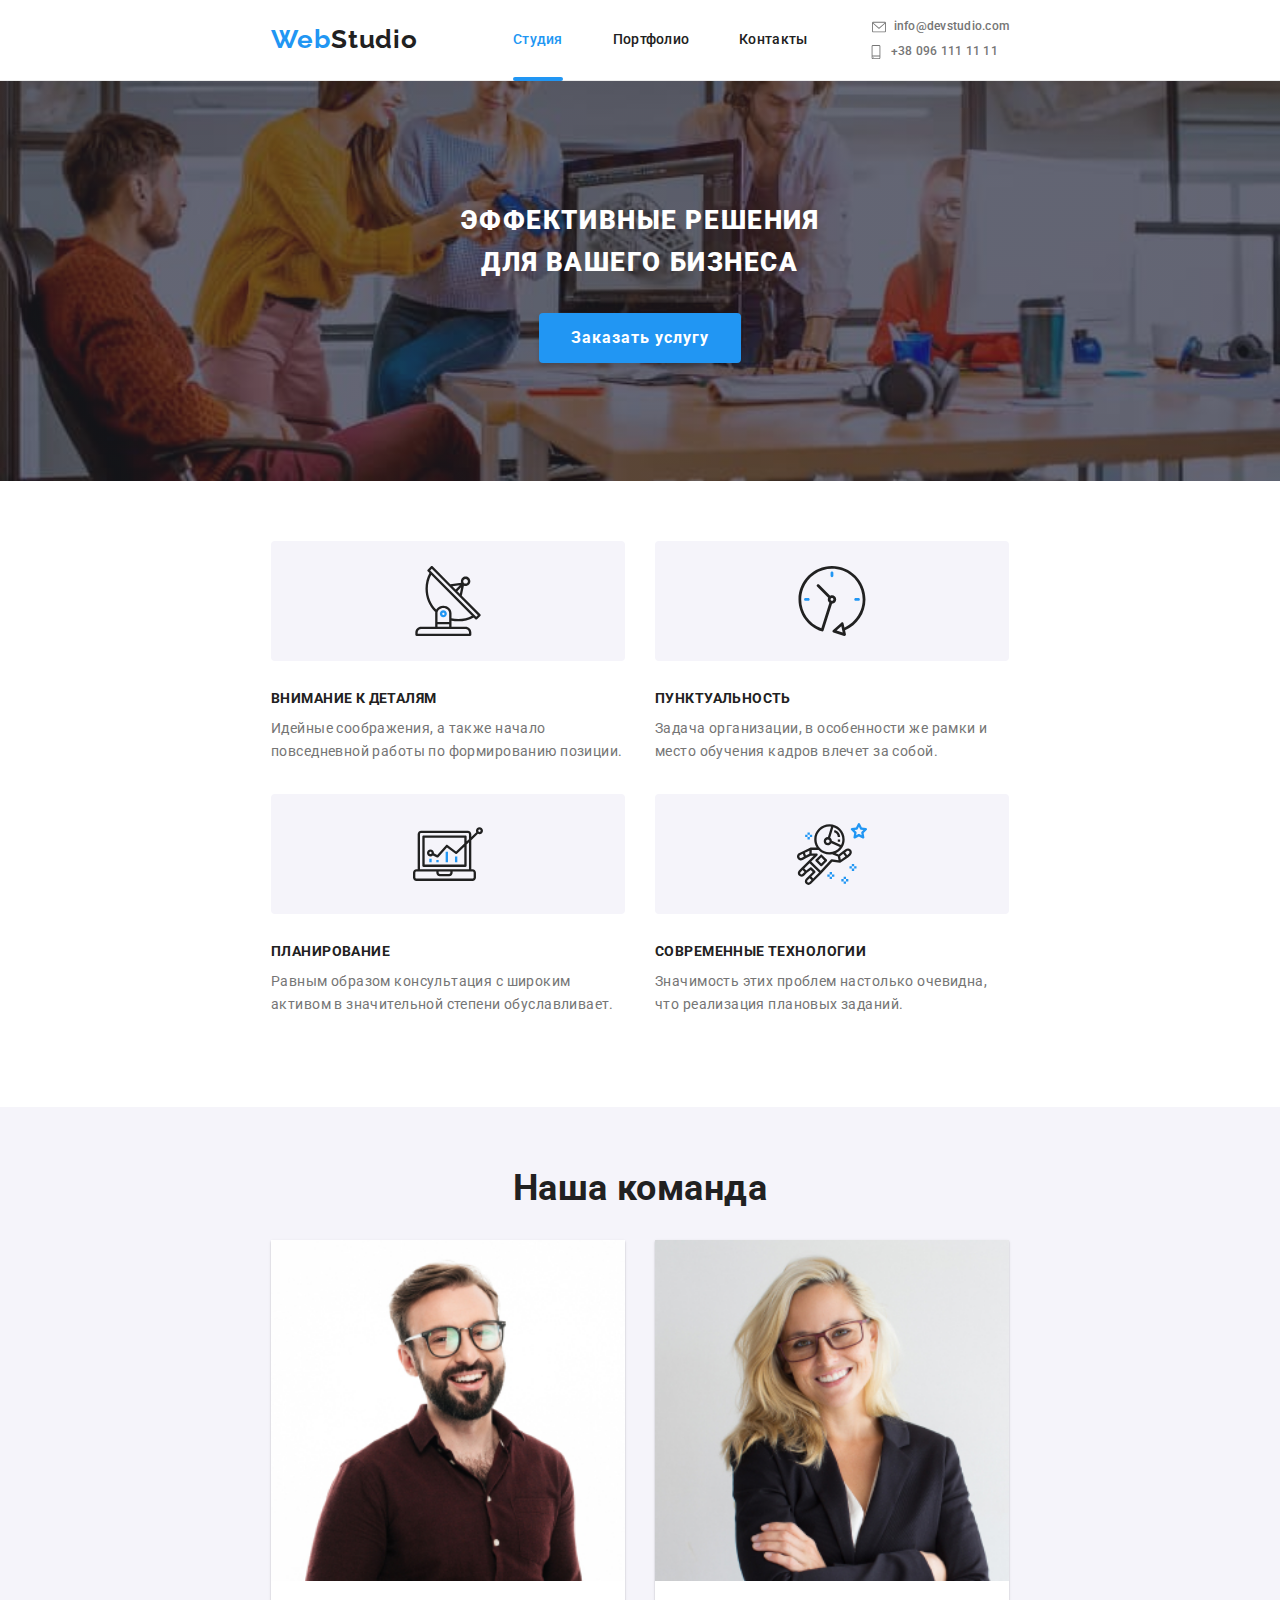
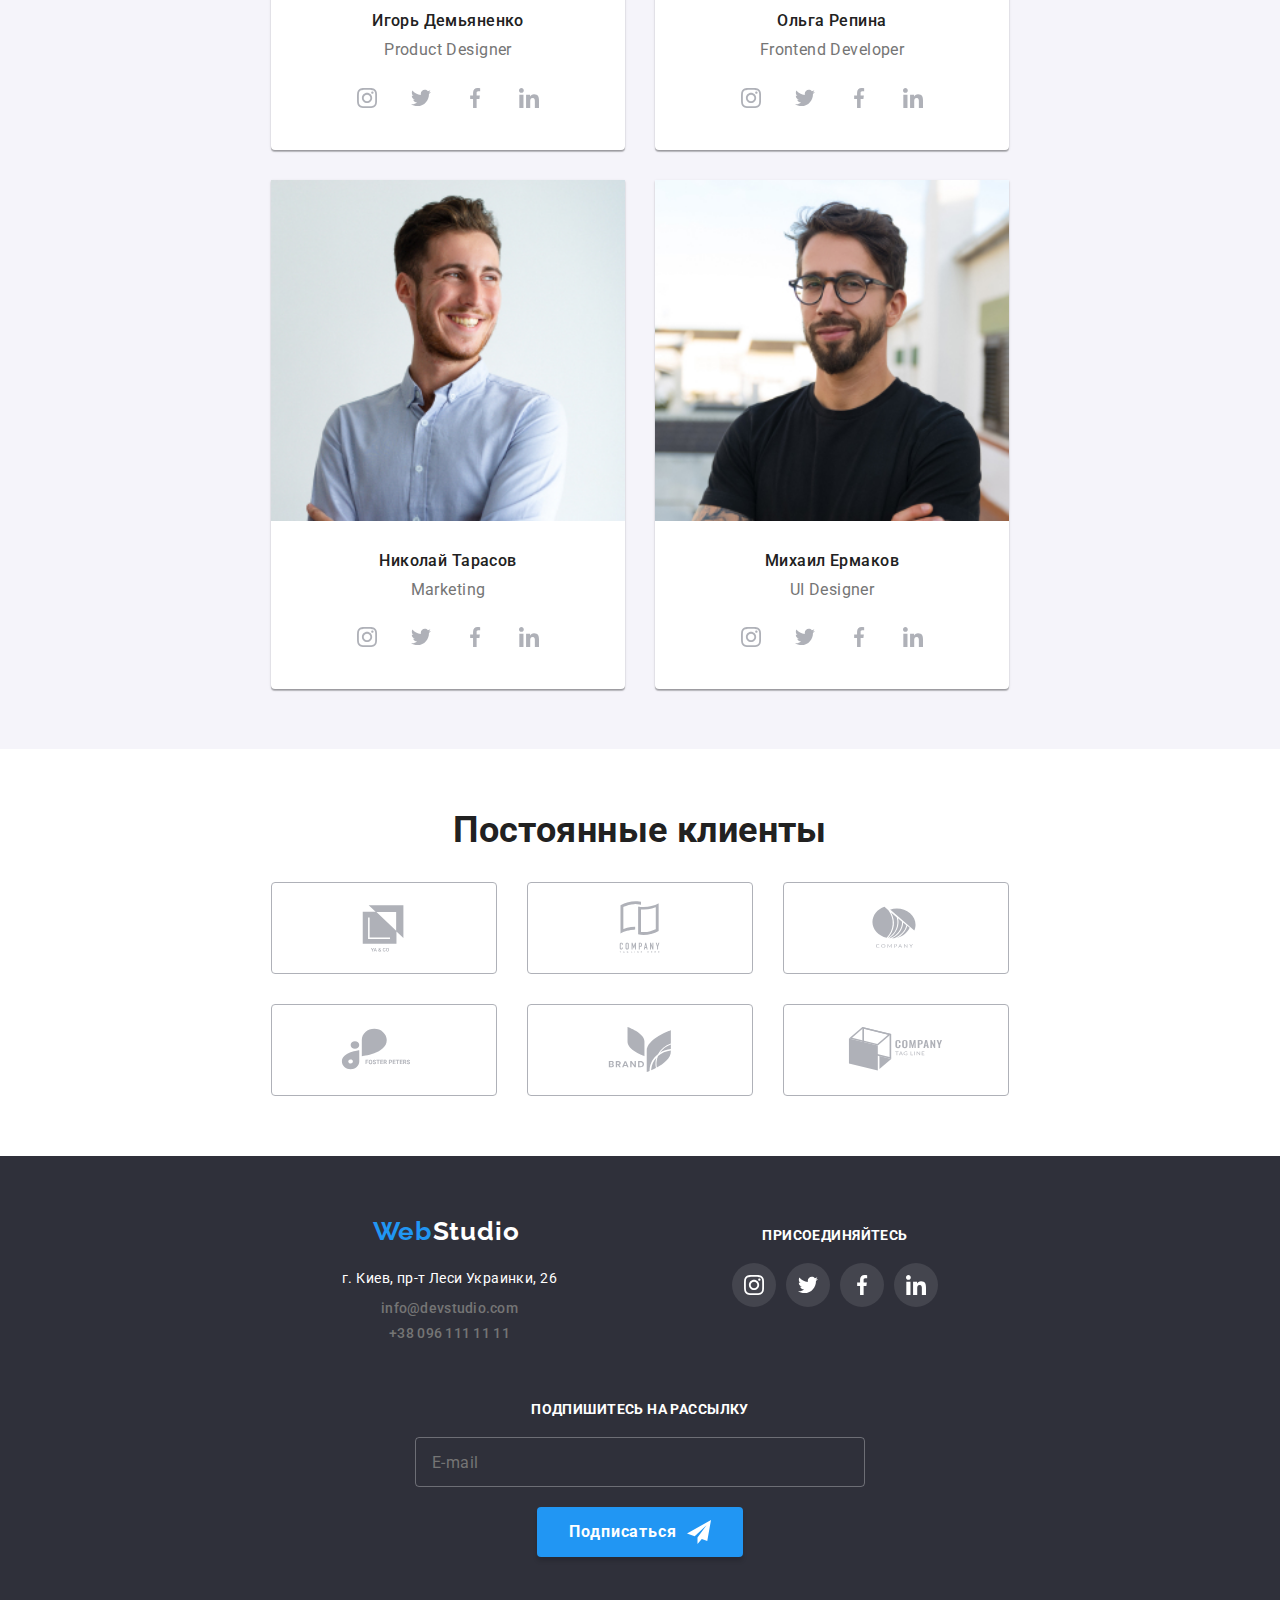
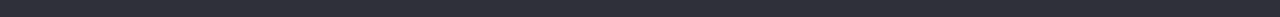
<file: index.html>
<!DOCTYPE html>
<html lang="ru">

<head>
  <meta charset="UTF-8" />
  <meta http-equiv="X-UA-Compatible" content="IE=edge" />
  <meta name="viewport" content="width=device-width, initial-scale=1.0" />
  <title>WebStudio</title>
  <link rel="preconnect" href="https://fonts.googleapis.com" />
  <link rel="preconnect" href="https://fonts.gstatic.com" crossorigin />
  <link href="https://fonts.googleapis.com/css2?family=Raleway:wght@700&display=swap" rel="stylesheet" />
  <link href="https://fonts.googleapis.com/css2?family=Roboto:wght@400;500;700;900&display=swap" rel="stylesheet" />
  <link rel="stylesheet" href="./css/main.min.css" />
</head>

<body>
  <header class="header">
    <div class="header__container container">
      <div class="header__box-logo">
        <a href="./index.html" class="logo logo--header-margin">
          <span class="logo__1part">Web</span>
          <span class="logo__2part">Studio</span>
        </a>
        <button type="button" class="mobile-icon" aria-label="Переключатель мобильного меню" aria-expanded="false"
          aria-controls="header__navigation-and-contacts" data-menu-button>
          <svg class="mobile-icon__svg">
            <use href="./images/icons.svg#icon-mobile_menu_open" class="mobile-icon__open"></use>
            <use href="./images/icons.svg#icon-mobile_menu_close" class="mobile-icon__close"></use>
          </svg>
        </button>
      </div>

      <div class="header__navigation-and-contacts" id="header__navigation-and-contacts" data-menu>
        <nav class="navigation">
          <ul class="navigation__list list">
            <li class="navigation__item">
              <a href="./index.html" class="navigation__link navigation__link--current">Студия</a>
            </li>
            <li class="navigation__item">
              <a href="./portfolio.html" class="navigation__link">Портфолио</a>
            </li>
            <li class="navigation__item">
              <a href="" class="navigation__link">Контакты</a>
            </li>
          </ul>
        </nav>

        <ul class="header-contacts list">
          <li class="header-contacts__item">
            <a href="mailto:info@devstudio.com" target="_blank" class="header-contacts__link">
              <svg class="header-contacts__logo-email" width="14" height="10">
                <use href="./images/icons.svg#icon-email"></use>
              </svg>
              <span class="header-contacts__text">info@devstudio.com</span>
            </a>
          </li>
          <li class="header-contacts__item">
            <a href="tel:+380961111111" target="_blank" class="header-contacts__link">
              <svg class="header-contacts__logo-phone" width="10" height="14">
                <use href="./images/icons.svg#icon-phone"></use>
              </svg>
              <span class="header-contacts__text">+38 096 111 11 11</span>
            </a>
          </li>
        </ul>

        <ul class="header-social-network list">
          <li class="header-social-network__item">
            <a href="" class="header-social-network__link">Instagram</a>
          </li>
          <li class="header-social-network__item">
            <a href="" class="header-social-network__link">Twitter</a>
          </li>
          <li class="header-social-network__item">
            <a href="" class="header-social-network__link">Facebook</a>
          </li>
          <li class="header-social-network__item">
            <a href="" class="header-social-network__link">LinkedIn</a>
          </li>
        </ul>
      </div>
    </div>
  </header>

  <main>
    <section class="hero">
      <h1 class="hero__title">
        Эффективные решения
        <br />
        для вашего бизнеса
      </h1>
      <button data-modal-open type="button" class="hero__button">
        Заказать услугу
      </button>
    </section>

    <section class="section">
      <div class="container">
        <!-- невидимый заголовок -->
        <h2 hidden>Наши преимущества</h2>
        <ul class="our-feature list">
          <li class="our-feature__item">
            <div class="our-feature__card">
              <svg class="our-feature__pic">
                <use href="./images/icons.svg#icon-pic-antenna"></use>
              </svg>
            </div>
            <h3 class="our-feature__title">Внимание к деталям</h3>
            <p class="our-feature__paragraph">
              Идейные соображения, а также начало повседневной работы по
              формированию позиции.
            </p>
          </li>
          <li class="our-feature__item">
            <div class="our-feature__card">
              <svg class="our-feature__pic">
                <use href="./images/icons.svg#icon-pic-clock"></use>
              </svg>
            </div>
            <h3 class="our-feature__title">Пунктуальность</h3>
            <p class="our-feature__paragraph">
              Задача организации, в особенности же рамки и место обучения
              кадров влечет за собой.
            </p>
          </li>
          <li class="our-feature__item">
            <div class="our-feature__card">
              <svg class="our-feature__pic">
                <use href="./images/icons.svg#icon-pic-diagram"></use>
              </svg>
            </div>
            <h3 class="our-feature__title">Планирование</h3>
            <p class="our-feature__paragraph">
              Равным образом консультация с широким активом в значительной
              степени обуславливает.
            </p>
          </li>
          <li class="our-feature__item">
            <div class="our-feature__card">
              <svg class="our-feature__pic">
                <use href="./images/icons.svg#icon-pic-astronaut"></use>
              </svg>
            </div>
            <h3 class="our-feature__title">Современные технологии</h3>
            <p class="our-feature__paragraph">
              Значимость этих проблем настолько очевидна, что реализация
              плановых заданий.
            </p>
          </li>
        </ul>
      </div>
    </section>

    <section class="what-doing-section section section--no-padding-top">
      <div class="container">
        <h2 class="section__title">Чем мы занимаемся</h2>
        <ul class="what-doing list">
          <li>
            <div class="what-doing__card">
              <img class="img" srcset="
                    ./images/what_doing_01.jpg    1x,
                    ./images/what_doing_01@2x.jpg 2x
                  " src="./images/what_doing_01.jpg" alt="Набор кода на клавиатуре" width="370" />
              <div class="what-doing__block">
                <p class="what-doing__text">Десктопные приложения</p>
              </div>
            </div>
          </li>
          <li>
            <div class="what-doing__card">
              <img class="img" srcset="
                    ./images/what_doing_02.jpg    1x,
                    ./images/what_doing_02@2x.jpg 2x
                  " src="./images/what_doing_02.jpg" alt="Разработка для мобильного" width="370" />
              <div class="what-doing__block">
                <p class="what-doing__text">Мобильные приложения</p>
              </div>
            </div>
          </li>
          <li>
            <div class="what-doing__card">
              <img class="img" srcset="
                    ./images/what_doing_03.jpg    1x,
                    ./images/what_doing_03@2x.jpg 2x
                  " src="./images/what_doing_03.jpg" alt="Работа с цветом на планшете" width="370" />
              <div class="what-doing__block">
                <p class="what-doing__text">Дизайнерские решения</p>
              </div>
            </div>
          </li>
        </ul>
      </div>
    </section>

    <!-- 480px, 768px і 1200px. -->
    <section class="section section--background-color">
      <div class="container">
        <h2 class="section__title">Наша команда</h2>
        <ul class="team list">
          <li class="team__employee">
            <picture>
              <img class="team_img img" srcset="
                    ./images/igor_demyanenko.jpg    270w,
                    ./images/igor_demyanenko@2x.jpg 540w
                  " src="./images/igor_demyanenko.jpg" alt="фото Игорь Демьяненко"
                sizes="(min-width: 1200px) 15vw, (min-width: 768px) 100vw" />
            </picture>
            <div class="team__employee-info">
              <h3 class="team__employee-name">Игорь Демьяненко</h3>
              <p class="team__employee-position">Product Designer</p>
              <ul class="team-social list">
                <li>
                  <a href="" class="team-social__logo">
                    <svg class="team-social__icon">
                      <use href="./images/icons.svg#icon-instagram"></use>
                    </svg>
                  </a>
                </li>
                <li>
                  <a href="" class="team-social__logo">
                    <svg class="team-social__icon">
                      <use href="./images/icons.svg#icon-twitter"></use>
                    </svg>
                  </a>
                </li>
                <li>
                  <a href="" class="team-social__logo">
                    <svg class="team-social__icon">
                      <use href="./images/icons.svg#icon-icon-facebook"></use>
                    </svg>
                  </a>
                </li>
                <li>
                  <a href="" class="team-social__logo">
                    <svg class="team-social__icon">
                      <use href="./images/icons.svg#icon-linkedin"></use>
                    </svg>
                  </a>
                </li>
              </ul>
            </div>
          </li>
          <li class="team__employee">
            <picture>
              <img class="team_img img" srcset="
                    ./images/olga_repina.jpg    270w,
                    ./images/olga_repina@2x.jpg 540w
                  " src="./images/olga_repina.jpg" alt="фото Ольга Репина"
                sizes="(min-width: 1200px) 15vw, (min-width: 768px) 100vw" />
            </picture>
            <div class="team__employee-info">
              <h3 class="team__employee-name">Ольга Репина</h3>
              <p class="team__employee-position">Frontend Developer</p>
              <ul class="team-social list">
                <li>
                  <a href="" class="team-social__logo">
                    <svg class="team-social__icon">
                      <use href="./images/icons.svg#icon-instagram"></use>
                    </svg>
                  </a>
                </li>
                <li>
                  <a href="" class="team-social__logo">
                    <svg class="team-social__icon">
                      <use href="./images/icons.svg#icon-twitter"></use>
                    </svg>
                  </a>
                </li>
                <li>
                  <a href="" class="team-social__logo">
                    <svg class="team-social__icon">
                      <use href="./images/icons.svg#icon-icon-facebook"></use>
                    </svg>
                  </a>
                </li>
                <li>
                  <a href="" class="team-social__logo">
                    <svg class="team-social__icon">
                      <use href="./images/icons.svg#icon-linkedin"></use>
                    </svg>
                  </a>
                </li>
              </ul>
            </div>
          </li>
          <li class="team__employee">
            <picture>
              <img class="team_img img" srcset="
                    ./images/nikolaj_tarasov.jpg    270w,
                    ./images/nikolaj_tarasov@2x.jpg 540w
                  " src="./images/nikolaj_tarasov.jpg" alt="фото Николай Тарасов"
                sizes="(min-width: 1200px) 15vw, (min-width: 768px) 100vw" />
            </picture>
            <div class="team__employee-info">
              <h3 class="team__employee-name">Николай Тарасов</h3>
              <p class="team__employee-position">Marketing</p>
              <ul class="team-social list">
                <li>
                  <a href="" class="team-social__logo">
                    <svg class="team-social__icon">
                      <use href="./images/icons.svg#icon-instagram"></use>
                    </svg>
                  </a>
                </li>
                <li>
                  <a href="" class="team-social__logo">
                    <svg class="team-social__icon">
                      <use href="./images/icons.svg#icon-twitter"></use>
                    </svg>
                  </a>
                </li>
                <li>
                  <a href="" class="team-social__logo">
                    <svg class="team-social__icon">
                      <use href="./images/icons.svg#icon-icon-facebook"></use>
                    </svg>
                  </a>
                </li>
                <li>
                  <a href="" class="team-social__logo">
                    <svg class="team-social__icon">
                      <use href="./images/icons.svg#icon-linkedin"></use>
                    </svg>
                  </a>
                </li>
              </ul>
            </div>
          </li>
          <li class="team__employee">
            <picture>
              <img class="team_img img" srcset="
                    ./images/mihail_ermakov.jpg    270w,
                    ./images/mihail_ermakov@2x.jpg 540w
                  " src="./images/mihail_ermakov.jpg" alt="фото Михаил Ермаков"
                sizes="(min-width: 1200px) 15vw, (min-width: 768px) 100vw" />
            </picture>
            <div class="team__employee-info">
              <h3 class="team__employee-name">Михаил Ермаков</h3>
              <p class="team__employee-position">UI Designer</p>
              <ul class="team-social list">
                <li>
                  <a href="" class="team-social__logo">
                    <svg class="team-social__icon">
                      <use href="./images/icons.svg#icon-instagram"></use>
                    </svg>
                  </a>
                </li>
                <li>
                  <a href="" class="team-social__logo">
                    <svg class="team-social__icon">
                      <use href="./images/icons.svg#icon-twitter"></use>
                    </svg>
                  </a>
                </li>
                <li>
                  <a href="" class="team-social__logo">
                    <svg class="team-social__icon">
                      <use href="./images/icons.svg#icon-icon-facebook"></use>
                    </svg>
                  </a>
                </li>
                <li>
                  <a href="" class="team-social__logo">
                    <svg class="team-social__icon">
                      <use href="./images/icons.svg#icon-linkedin"></use>
                    </svg>
                  </a>
                </li>
              </ul>
            </div>
          </li>
        </ul>
      </div>
    </section>

    <section class="section">
      <div class="container">
        <h2 class="section__title">Постоянные клиенты</h2>
        <ul class="clients list">
          <li class="clients__item">
            <a href="">
              <svg class="clients__logo">
                <use href="./images/icons.svg#icon-client-ya-end-co"></use>
              </svg>
            </a>
          </li>
          <li class="clients__item">
            <a href="">
              <svg class="clients__logo">
                <use href="./images/icons.svg#icon-client-company-tagline-here"></use>
              </svg>
            </a>
          </li>
          <li class="clients__item">
            <a href="">
              <svg class="clients__logo">
                <use href="./images/icons.svg#icon-client-company"></use>
              </svg>
            </a>
          </li>
          <li class="clients__item">
            <a href="">
              <svg class="clients__logo">
                <use href="./images/icons.svg#icon-client-foster-peters"></use>
              </svg>
            </a>
          </li>
          <li class="clients__item">
            <a href="">
              <svg class="clients__logo">
                <use href="./images/icons.svg#icon-client-brand"></use>
              </svg>
            </a>
          </li>
          <li class="clients__item">
            <a href="">
              <svg class="clients__logo">
                <use href="./images/icons.svg#icon-client-company-tag-line"></use>
              </svg>
            </a>
          </li>
        </ul>
      </div>
    </section>
  </main>

  <footer class="footer">
    <div class="container footer__container">
      <div class="footer__block">
        <a href="./index.html" class="logo">
          <span class="logo__1part">Web</span>
          <span class="logo__2part logo__2part--whitw-color">Studio</span>
        </a>
        <address class="footer__address">
          <ul class="footer__address-list list">
            <li class="footer__addres-block">
              <p class="footer__geo-address">
                г. Киев, пр-т Леси Украинки, 26
              </p>
            </li>
            <li class="footer__addres-block">
              <a href="mailto:info@devstudio.com" target="_blank" class="footer__contacts">info@devstudio.com</a>
            </li>
            <li class="footer__addres-block">
              <a href="tel:+380961111111" class="footer__contacts">+38 096 111 11 11</a>
            </li>
          </ul>
        </address>
      </div>

      <div class="social-network">
        <h4 class="social-network__title">присоединяйтесь</h4>
        <ul class="list social-network__list">
          <li>
            <a href="" class="footer-social-logo">
              <svg class="footer-social-logo__icon">
                <use href="./images/icons.svg#icon-instagram"></use>
              </svg>
            </a>
          </li>
          <li>
            <a href="" class="footer-social-logo">
              <svg class="footer-social-logo__icon">
                <use href="./images/icons.svg#icon-twitter"></use>
              </svg>
            </a>
          </li>
          <li>
            <a href="" class="footer-social-logo">
              <svg class="footer-social-logo__icon">
                <use href="./images/icons.svg#icon-icon-facebook"></use>
              </svg>
            </a>
          </li>
          <li>
            <a href="" class="footer-social-logo">
              <svg class="footer-social-logo__icon">
                <use href="./images/icons.svg#icon-linkedin"></use>
              </svg>
            </a>
          </li>
        </ul>
      </div>

      <div class="form-subscribe">
        <p class="form-subscribe__title">Подпишитесь на рассылку</p>
        <div class="form-subscribe__block">
          <input class="form-subscribe__input" type="Email" name="mail" placeholder="E-mail" />
          <button type="submit" class="subscribe-button">
            Подписаться
            <svg class="subscribe-button__logo">
              <use href="./images/icons.svg#icon-form-send"></use>
            </svg>
          </button>
        </div>
      </div>
    </div>
  </footer>

  <div class="backdrop is-hidden" data-modal>
    <div class="modal">
      <button type="button" class="modal-close-button" data-modal-close>
        <svg class="modal-close-button__icon">
          <use href="./images/icons.svg#icon-close"></use>
        </svg>
      </button>

      <form class="form js-speaker-form">
        <div class="form__title">
          <p>Оставьте свои данные, мы вам перезвоним</p>
        </div>

        <div class="form-data">
          <div class="form-data__field">
            <label class="form-data__label" for="name">Имя</label>
            <div class="form-data__rectangle">
              <input class="form-data__input" type="text" name="name" id="name" autofocus required />
              <svg class="form-data__icon">
                <use href="./images/icons.svg#icon-form-name"></use>
              </svg>
            </div>
          </div>

          <div class="form-data__field">
            <label class="form-data__label" for="telephone">Телефон</label>
            <div class="form-data__rectangle">
              <input class="form-data__input" type="tel" name="telephone" id="telephone" required />
              <svg class="form-data__icon">
                <use href="./images/icons.svg#icon-form-phone"></use>
              </svg>
            </div>
          </div>

          <div class="form-data__field">
            <label class="form-data__label" for="mail">Почта</label>
            <div class="form-data__rectangle">
              <input class="form-data__input" type="Email" name="mail" id="mail" required />
              <svg class="form-data__icon">
                <use href="./images/icons.svg#icon-form-mail"></use>
              </svg>
            </div>
          </div>

          <div class="form-data__field">
            <label class="form-data__label" for="add-comment">Комментарий</label>
            <textarea class="form-data__text-input" name="add-comment" id="add-comment" cols="30" rows="10"
              placeholder="Введите текст"></textarea>
          </div>
        </div>

        <label for="agreement" class="checkbox">
          <input class="checkbox__input" type="checkbox" name="agreement" id="agreement" />
          <span class="checkbox__logo">
            <svg class="checkbox__svg">
              <use href="./images/icons.svg#icon-check_on"></use>
            </svg>
          </span>
          <span class="checkbox__text">Соглашаюсь с рассылкой и принимаю</span>
          <a href="" class="checkbox__agreement-link">Условия договора</a>
        </label>

        <div class="form__button">
          <button type="submit" class="form__button-content">
            Отправить
          </button>
        </div>
      </form>
    </div>
  </div>

  <script src="./js/modal.js"></script>
  <script src="./js/mobile-menu.js"></script>
  <script>
    (() => {
      document
        .querySelector(".js-speaker-form")
        .addEventListener("submit", (e) => {
          e.preventDefault();

          new FormData(e.currentTarget).forEach((value, name) =>
            console.log(`${name}: ${value}`)
          );
        });
    })();
  </script>
</body>

</html>
</file>
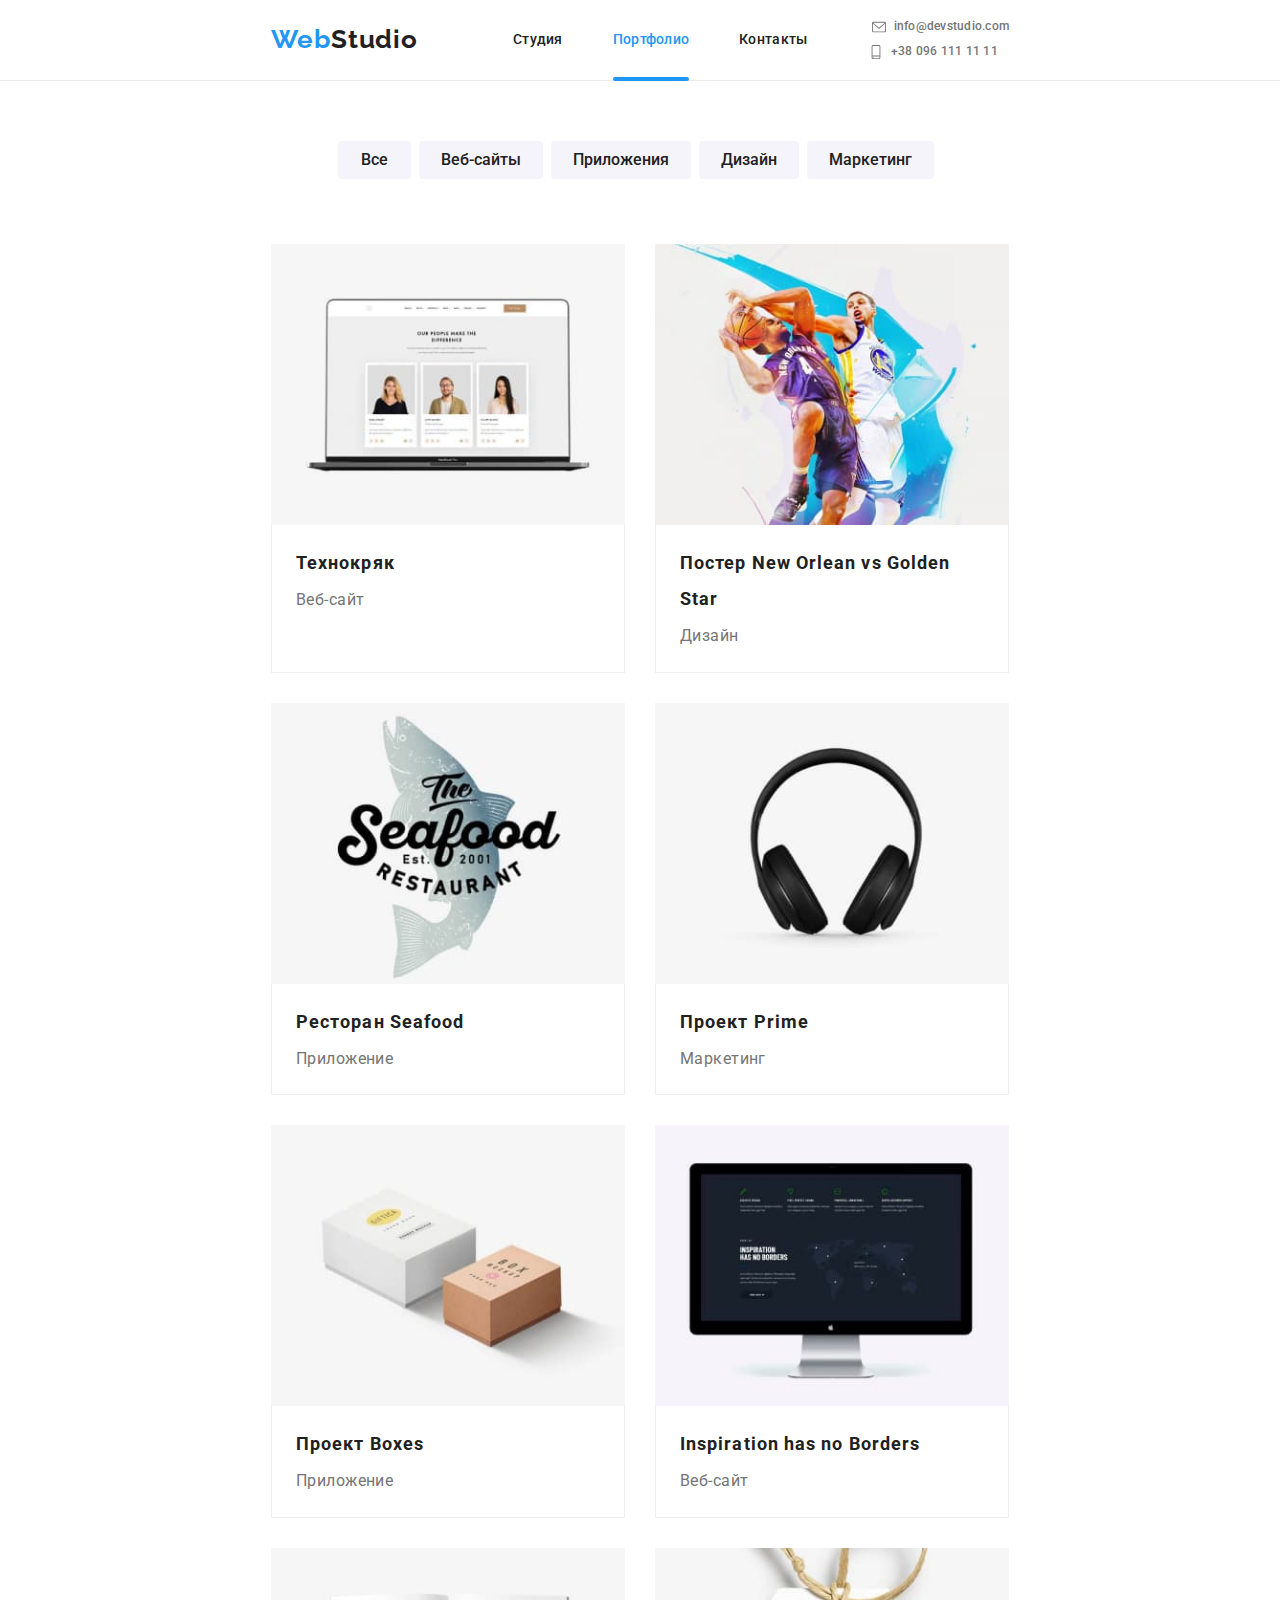
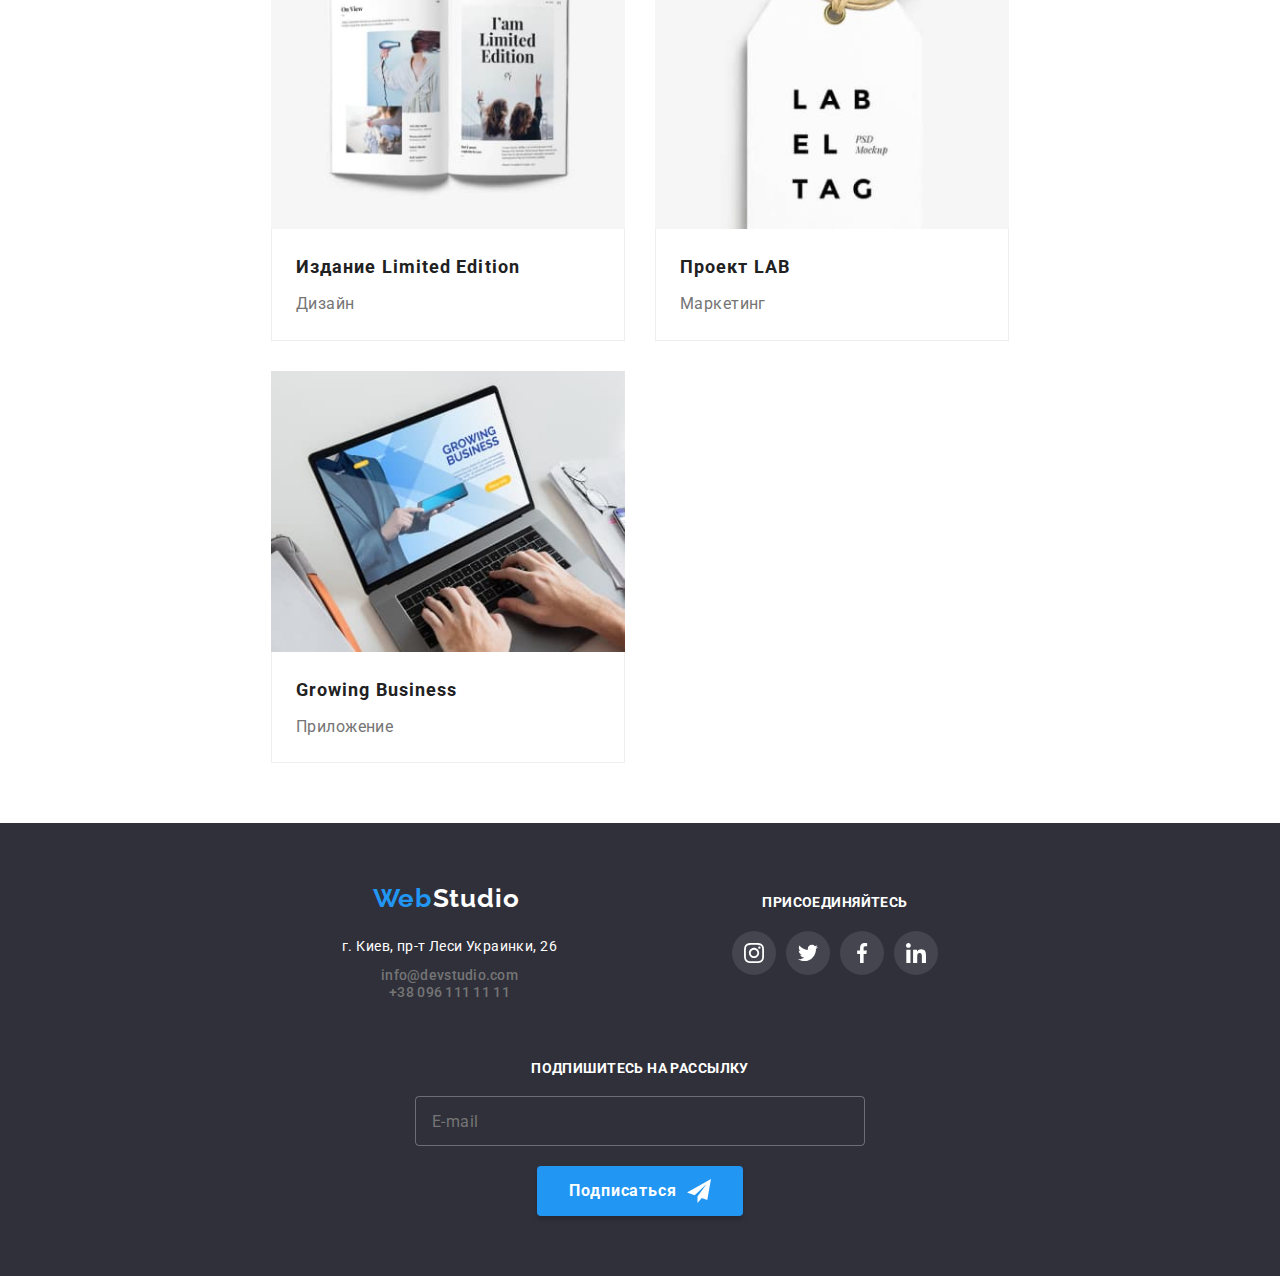
<file: portfolio.html>
<!DOCTYPE html>
<html lang="ru">

<head>
  <meta charset="UTF-8" />
  <meta http-equiv="X-UA-Compatible" content="IE=edge" />
  <meta name="viewport" content="width=device-width, initial-scale=1.0" />
  <title>Портфолио</title>
  <link rel="preconnect" href="https://fonts.googleapis.com" />
  <link rel="preconnect" href="https://fonts.gstatic.com" crossorigin />
  <link href="https://fonts.googleapis.com/css2?family=Raleway:wght@700&display=swap" rel="stylesheet" />
  <link href="https://fonts.googleapis.com/css2?family=Roboto:wght@400;500;700;900&display=swap" rel="stylesheet" />
  <link rel="stylesheet" href="./css/main.min.css" />
</head>

<body>
  <header class="header">
    <div class="header__container container">
      <div class="header__box-logo">
        <a href="./index.html" class="logo logo--header-margin">
          <span class="logo__1part">Web</span>
          <span class="logo__2part">Studio</span>
        </a>
        <button type="button" class="mobile-icon" aria-label="Переключатель мобильного меню" aria-expanded="false"
          aria-controls="header__navigation-and-contacts" data-menu-button>
          <svg class="mobile-icon__svg">
            <use href="./images/icons.svg#icon-mobile_menu_open" class="mobile-icon__open"></use>
            <use href="./images/icons.svg#icon-mobile_menu_close" class="mobile-icon__close"></use>
          </svg>
        </button>
      </div>

      <div class="header__navigation-and-contacts" id="header__navigation-and-contacts" data-menu>
        <nav class="navigation">
          <ul class="navigation__list list">
            <li class="navigation__item">
              <a href="./index.html" class="navigation__link">Студия</a>
            </li>
            <li class="navigation__item">
              <a href="./portfolio.html" class="navigation__link navigation__link--current">Портфолио</a>
            </li>
            <li class="navigation__item">
              <a href="" class="navigation__link">Контакты</a>
            </li>
          </ul>
        </nav>

        <ul class="header-contacts list">
          <li class="header-contacts__item">
            <a href="mailto:info@devstudio.com" target="_blank" class="header-contacts__link">
              <svg class="header-contacts__logo-email" width="14" height="10">
                <use href="./images/icons.svg#icon-email"></use>
              </svg>
              <span class="header-contacts__text">info@devstudio.com</span>
            </a>
          </li>
          <li class="header-contacts__item">
            <a href="tel:+380961111111" target="_blank" class="header-contacts__link">
              <svg class="header-contacts__logo-phone" width="10" height="14">
                <use href="./images/icons.svg#icon-phone"></use>
              </svg>
              <span class="header-contacts__text">+38 096 111 11 11</span>
            </a>
          </li>
        </ul>

        <ul class="header-social-network list">
          <li class="header-social-network__item">
            <a href="" class="header-social-network__link">Instagram</a>
          </li>
          <li class="header-social-network__item">
            <a href="" class="header-social-network__link">Twitter</a>
          </li>
          <li class="header-social-network__item">
            <a href="" class="header-social-network__link">Facebook</a>
          </li>
          <li class="header-social-network__item">
            <a href="" class="header-social-network__link">LinkedIn</a>
          </li>
        </ul>
      </div>
    </div>
  </header>

  <main>
    <section class="portfolio container">
      <h1 hidden>Фильтры для портфолио</h1>
      <ul class="filter list">
        <li>
          <button class="filter__button" type="button">Все</button>
        </li>
        <li>
          <button class="filter__button" type="button">Веб-сайты</button>
        </li>
        <li>
          <button class="filter__button" type="button">Приложения</button>
        </li>
        <li>
          <button class="filter__button" type="button">Дизайн</button>
        </li>
        <li>
          <button class="filter__button" type="button">Маркетинг</button>
        </li>
      </ul>

      <ul class="projects list">
        <li class="project-card">
          <a href="" class="project-card__link">
            <div class="project-card__block">
              <img srcset="
                    ./images/portfolio/img-0.jpg    370w,
                    ./images/portfolio/img-0@2x.jpg 740w
                  " src="./images/portfolio/img-0.jpg"
                sizes="(min-width: 1200px) 15vw, (min-width: 768px) 25vw, (min-width: 480px) 100vw"
                alt="Веб-сайт для Технокряк" class="img" />
              <p class="project-card__description">
                <span class="project-card__description-text">
                  Ресурс предлагает комплексные предложения с разным уровнем
                  функционала и сервисов. Все это позволит посетителю получить
                  исчерпывающие сведения о компании или частном лице.
                </span>
              </p>
            </div>
            <div class="project-card__info">
              <h2 class="project-card__title">Технокряк</h2>
              <p class="project-card__type">Веб-сайт</p>
            </div>
          </a>
        </li>
        <li class="project-card">
          <a href="" class="project-card__link">
            <div class="project-card__block">
              <img srcset="
                    ./images/portfolio/img-1.jpg    370w,
                    ./images/portfolio/img-1@2x.jpg 740w
                  " src="./images/portfolio/img-1.jpg"
                sizes="(min-width: 1200px) 15vw, (min-width: 768px) 25vw, (min-width: 480px) 100vw"
                alt="Дизайн постера New Orlean vs Golden Star" class="img" />
              <p class="project-card__description">
                <span class="project-card__description-text">
                  Ресурс предлагает комплексные предложения с разным уровнем
                  функционала и сервисов. Все это позволит посетителю получить
                  исчерпывающие сведения о компании или частном лице.
                </span>
              </p>
            </div>
            <div class="project-card__info">
              <h2 class="project-card__title">
                Постер New Orlean vs Golden Star
              </h2>
              <p class="project-card__type">Дизайн</p>
            </div>
          </a>
        </li>
        <li class="project-card">
          <a href="" class="project-card__link">
            <div class="project-card__block">
              <img srcset="
                    ./images/portfolio/img-2.jpg    370w,
                    ./images/portfolio/img-2@2x.jpg 740w
                  " src="./images/portfolio/img-2.jpg"
                sizes="(min-width: 1200px) 15vw, (min-width: 768px) 25vw, (min-width: 480px) 100vw"
                alt="Приложение для ресторана Seafood" class="img" />
              <p class="project-card__description">
                <span class="project-card__description-text">
                  Ресурс предлагает комплексные предложения с разным уровнем
                  функционала и сервисов. Все это позволит посетителю получить
                  исчерпывающие сведения о компании или частном лице.
                </span>
              </p>
            </div>
            <div class="project-card__info">
              <h2 class="project-card__title">Ресторан Seafood</h2>
              <p class="project-card__type">Приложение</p>
            </div>
          </a>
        </li>
        <li class="project-card">
          <a href="" class="project-card__link">
            <div class="project-card__block">
              <img srcset="
                    ./images/portfolio/img-3.jpg    370w,
                    ./images/portfolio/img-3@2x.jpg 740w
                  " src="./images/portfolio/img-3.jpg"
                sizes="(min-width: 1200px) 15vw, (min-width: 768px) 25vw, (min-width: 480px) 100vw"
                alt="Маркетинг для проекта Prime" class="img" />
              <p class="project-card__description">
                <span class="project-card__description-text">
                  Ресурс предлагает комплексные предложения с разным уровнем
                  функционала и сервисов. Все это позволит посетителю получить
                  исчерпывающие сведения о компании или частном лице.
                </span>
              </p>
            </div>
            <div class="project-card__info">
              <h2 class="project-card__title">Проект Prime</h2>
              <p class="project-card__type">Маркетинг</p>
            </div>
          </a>
        </li>
        <li class="project-card">
          <a href="" class="project-card__link">
            <div class="project-card__block">
              <img srcset="
                    ./images/portfolio/img-4.jpg    370w,
                    ./images/portfolio/img-4@2x.jpg 740w
                  " src="./images/portfolio/img-4.jpg"
                sizes="(min-width: 1200px) 15vw, (min-width: 768px) 25vw, (min-width: 480px) 100vw"
                alt="Приложение для проекта Boxes" class="img" />
              <p class="project-card__description">
                <span class="project-card__description-text">
                  Ресурс предлагает комплексные предложения с разным уровнем
                  функционала и сервисов. Все это позволит посетителю получить
                  исчерпывающие сведения о компании или частном лице.
                </span>
              </p>
            </div>
            <div class="project-card__info">
              <h2 class="project-card__title">Проект Boxes</h2>
              <p class="project-card__type">Приложение</p>
            </div>
          </a>
        </li>
        <li class="project-card">
          <a href="" class="project-card__link">
            <div class="project-card__block">
              <img srcset="
                    ./images/portfolio/img-5.jpg    370w,
                    ./images/portfolio/img-5@2x.jpg 740w
                  " src="./images/portfolio/img-5.jpg"
                sizes="(min-width: 1200px) 15vw, (min-width: 768px) 25vw, (min-width: 480px) 100vw"
                alt="Веб-сайт для Inspiration has no Borders" class="img" />
              <p class="project-card__description">
                <span class="project-card__description-text">
                  Ресурс предлагает комплексные предложения с разным уровнем
                  функционала и сервисов. Все это позволит посетителю получить
                  исчерпывающие сведения о компании или частном лице.
                </span>
              </p>
            </div>
            <div class="project-card__info">
              <h2 class="project-card__title">Inspiration has no Borders</h2>
              <p class="project-card__type">Веб-сайт</p>
            </div>
          </a>
        </li>
        <li class="project-card">
          <a href="" class="project-card__link">
            <div class="project-card__block">
              <img srcset="
                    ./images/portfolio/img-6.jpg    370w,
                    ./images/portfolio/img-6@2x.jpg 740w
                  " src="./images/portfolio/img-6.jpg"
                sizes="(min-width: 1200px) 15vw, (min-width: 768px) 25vw, (min-width: 480px) 100vw"
                alt="Дизайн издания Limited Edition" class="img" />
              <p class="project-card__description">
                <span class="project-card__description-text">
                  Ресурс предлагает комплексные предложения с разным уровнем
                  функционала и сервисов. Все это позволит посетителю получить
                  исчерпывающие сведения о компании или частном лице.
                </span>
              </p>
            </div>

            <div class="project-card__info">
              <h2 class="project-card__title">Издание Limited Edition</h2>
              <p class="project-card__type">Дизайн</p>
            </div>
          </a>
        </li>
        <li class="project-card">
          <a href="" class="project-card__link">
            <div class="project-card__block">
              <img srcset="
                    ./images/portfolio/img-7.jpg    370w,
                    ./images/portfolio/img-7@2x.jpg 740w
                  " src="./images/portfolio/img-7.jpg"
                sizes="(min-width: 1200px) 15vw, (min-width: 768px) 25vw, (min-width: 480px) 100vw"
                alt="Маркетинг для проекта LAB" class="img" />
              <p class="project-card__description">
                <span class="project-card__description-text">
                  Ресурс предлагает комплексные предложения с разным уровнем
                  функционала и сервисов. Все это позволит посетителю получить
                  исчерпывающие сведения о компании или частном лице.
                </span>
              </p>
            </div>
            <div class="project-card__info">
              <h2 class="project-card__title">Проект LAB</h2>
              <p class="project-card__type">Маркетинг</p>
            </div>
          </a>
        </li>
        <li class="project-card">
          <a href="" class="project-card__link">
            <div class="project-card__block">
              <img srcset="
                    ./images/portfolio/img-8.jpg    370w,
                    ./images/portfolio/img-8@2x.jpg 740w
                  " src="./images/portfolio/img-8.jpg"
                sizes="(min-width: 1200px) 15vw, (min-width: 768px) 25vw, (min-width: 480px) 100vw"
                alt="Приложение Growing Business" class="img" />
              <p class="project-card__description">
                <span class="project-card__description-text">
                  Ресурс предлагает комплексные предложения с разным уровнем
                  функционала и сервисов. Все это позволит посетителю получить
                  исчерпывающие сведения о компании или частном лице.
                </span>
              </p>
            </div>
            <div class="project-card__info">
              <h2 class="project-card__title">Growing Business</h2>
              <p class="project-card__type">Приложение</p>
            </div>
          </a>
        </li>
      </ul>
    </section>
  </main>

  <footer class="footer">
    <div class="container footer__container">
      <div class="footer__block">
        <a href="./index.html" class="logo">
          <span class="logo__1part">Web</span>
          <span class="logo__2part logo__2part--whitw-color">Studio</span>
        </a>
        <address class="footer__address">
          <ul class="footer__address-list list">
            <li>
              <p class="footer__geo-address">
                г. Киев, пр-т Леси Украинки, 26
              </p>
            </li>
            <li>
              <a href="mailto:info@devstudio.com" target="_blank" class="footer__contacts">info@devstudio.com</a>
            </li>
            <li>
              <a href="tel:+380961111111" class="footer__contacts">+38 096 111 11 11</a>
            </li>
          </ul>
        </address>
      </div>

      <div class="social-network">
        <h4 class="social-network__title">присоединяйтесь</h4>
        <ul class="list social-network__list">
          <li>
            <a href="" class="footer-social-logo">
              <svg class="footer-social-logo__icon">
                <use href="./images/icons.svg#icon-instagram"></use>
              </svg>
            </a>
          </li>
          <li>
            <a href="" class="footer-social-logo">
              <svg class="footer-social-logo__icon">
                <use href="./images/icons.svg#icon-twitter"></use>
              </svg>
            </a>
          </li>
          <li>
            <a href="" class="footer-social-logo">
              <svg class="footer-social-logo__icon">
                <use href="./images/icons.svg#icon-icon-facebook"></use>
              </svg>
            </a>
          </li>
          <li>
            <a href="" class="footer-social-logo">
              <svg class="footer-social-logo__icon">
                <use href="./images/icons.svg#icon-linkedin"></use>
              </svg>
            </a>
          </li>
        </ul>
      </div>

      <div class="form-subscribe">
        <p class="form-subscribe__title">Подпишитесь на рассылку</p>
        <div class="form-subscribe__block">
          <input class="form-subscribe__input" type="Email" name="mail" placeholder="E-mail" />
          <button type="submit" class="subscribe-button">
            Подписаться
            <svg class="subscribe-button__logo">
              <use href="./images/icons.svg#icon-form-send"></use>
            </svg>
          </button>
        </div>
      </div>
    </div>
  </footer>

  <script src="./js/mobile-menu.js"></script>
</body>

</html>
</file>
<file: css/main.min.css>
:root{--title-text-color: #212121;--primary-text-color: #757575;--white-text: #ffffff;--ascent-color: #2196f3;--background-color: #ffffff;--second-background-color: #f5f4fa;--footer-hero-color: #2f303a;--icon-gray: #afb1b8}/*! modern-normalize v1.1.0 | MIT License | https://github.com/sindresorhus/modern-normalize */*,::before,::after{-webkit-box-sizing:border-box;box-sizing:border-box}html{line-height:1.15;-webkit-text-size-adjust:100%;-moz-tab-size:4;-o-tab-size:4;tab-size:4}body{margin:0;font-family:system-ui,-apple-system,"Segoe UI",Roboto,Helvetica,Arial,sans-serif,"Apple Color Emoji","Segoe UI Emoji"}hr{height:0;color:inherit}abbr[title]{-webkit-text-decoration:underline dotted;text-decoration:underline dotted}b,strong{font-weight:bolder}code,kbd,samp,pre{font-family:ui-monospace, SFMono-Regular, Consolas, 'Liberation Mono', Menlo, monospace;font-size:1em}small{font-size:80%}sub,sup{font-size:75%;line-height:0;position:relative;vertical-align:baseline}sub{bottom:-0.25em}sup{top:-0.5em}table{text-indent:0;border-color:inherit}button,input,optgroup,select,textarea{font-family:inherit;font-size:100%;line-height:1.15;margin:0}button,select{text-transform:none}button,[type='button'],[type='reset'],[type='submit']{-webkit-appearance:button}::-moz-focus-inner{border-style:none;padding:0}:-moz-focusring{outline:1px dotted ButtonText}:-moz-ui-invalid{box-shadow:none}legend{padding:0}progress{vertical-align:baseline}::-webkit-inner-spin-button,::-webkit-outer-spin-button{height:auto}[type='search']{-webkit-appearance:textfield;outline-offset:-2px}::-webkit-search-decoration{-webkit-appearance:none}::-webkit-file-upload-button{-webkit-appearance:button;font:inherit}summary{display:list-item}body{font-family:"Roboto", sans-serif;background-color:var(--background-color);color:var(--title-text-color);font-size:14px;letter-spacing:0.03em}body.modal-open,body.is-open-mob-menu{overflow:hidden}h1,h2,h3,h4,h5,h6,p{margin:0;padding:0}.list{padding:0;margin:0;list-style:none}.img{display:block}.container{margin-left:auto;margin-right:auto;padding-left:15px;padding-right:15px}@media screen and (min-width: 480px){.container{width:480px}}@media screen and (min-width: 768px){.container{width:768px}}@media screen and (min-width: 1600px){.container{width:1200px}}.header{border-width:0px 0px 1px 0px;border-style:solid;border-color:#ececec}@media screen and (min-width: 768px){.header__container{display:-webkit-box;display:-ms-flexbox;display:flex;-webkit-box-align:center;-ms-flex-align:center;align-items:center}}.header__box-logo{display:-webkit-box;display:-ms-flexbox;display:flex;-webkit-box-pack:justify;-ms-flex-pack:justify;justify-content:space-between;height:60px}.header__navigation-and-contacts{display:none;position:fixed;top:0;left:0;width:100%;height:100%;padding-left:40px;padding-right:40px;padding-top:48px;padding-bottom:48px;background-color:#fff}@media screen and (min-width: 480px) and (max-width: 768px){.header__navigation-and-contacts{padding-left:calc(((100% - 480px) / 2) + 40px)}}.header__navigation-and-contacts.is-open{display:block}@media screen and (min-width: 768px){.header__navigation-and-contacts{display:-webkit-box;display:-ms-flexbox;display:flex;-webkit-box-pack:justify;-ms-flex-pack:justify;justify-content:space-between;position:static;padding:0;background-color:transparent;width:100%;height:80px}}.header__navigation-and-contacts.is-open{z-index:1}.mobile-icon{display:-webkit-box;display:-ms-flexbox;display:flex;-webkit-box-align:center;-ms-flex-align:center;align-items:center;height:40px;width:40px;padding:0;margin-top:auto;margin-bottom:auto;border:none;background-color:transparent}.mobile-icon__svg{height:40px;width:40px}.mobile-icon .mobile-icon__close{display:none}.mobile-icon.is-open .mobile-icon__close{display:block}.mobile-icon.is-open .mobile-icon__open{display:none}.mobile-icon:hover,.mobile-icon:focus{fill:var(--ascent-color)}@media screen and (min-width: 768px){.mobile-icon{display:none}}.mobile-icon.is-open{z-index:2}.logo{display:block;text-decoration:none;margin-top:auto;margin-bottom:auto;font-family:"Raleway", sans-serif;font-style:normal;font-weight:700;font-size:24px;line-height:1.16;letter-spacing:0.03em}@media screen and (min-width: 768px){.logo{width:154px;font-size:26px;line-height:1.2}}.logo__1part{color:var(--ascent-color)}.logo__2part{display:inline-block;color:var(--title-text-color);-webkit-transform:translateX(-6px);transform:translateX(-6px)}@media screen and (min-width: 768px){.logo--header-margin{margin-right:88px}}@media screen and (min-width: 1600px){.logo--header-margin{margin-right:93px}}.logo__2part--whitw-color{color:var(--white-text)}@media screen and (min-width: 768px){.navigation__list{display:-webkit-box;display:-ms-flexbox;display:flex}}.navigation__item:not(:last-child){margin-bottom:32px}@media screen and (min-width: 768px){.navigation__item:not(:last-child){margin-right:50px;margin-bottom:0}}.navigation__link{display:block;font-weight:500;font-size:40px;line-height:47px;letter-spacing:0.02em;text-decoration:none;color:var(--title-text-color)}@media screen and (min-width: 768px){.navigation__link{padding-top:32px;padding-bottom:32px;font-weight:500;font-size:14px;line-height:1.14;letter-spacing:0.02em}}.navigation__link:hover,.navigation__link:focus{color:var(--ascent-color);-webkit-transition-duration:250ms;transition-duration:250ms;-webkit-transition-timing-function:cubic-bezier(0.4, 0, 0.2, 1);transition-timing-function:cubic-bezier(0.4, 0, 0.2, 1)}.navigation__link--current{position:relative;color:var(--ascent-color)}@media screen and (min-width: 768px){.navigation__link--current::after{content:"";display:block;height:4px;border-radius:2px;position:absolute;width:100%;bottom:-1px;background-color:var(--ascent-color)}}.header-contacts{position:absolute;bottom:134px;display:-webkit-box;display:-ms-flexbox;display:flex;-webkit-box-orient:vertical;-webkit-box-direction:reverse;-ms-flex-direction:column-reverse;flex-direction:column-reverse;color:var(--primary-text-color)}@media screen and (min-width: 768px){.header-contacts{position:static;display:-webkit-box;display:-ms-flexbox;display:flex;-webkit-box-orient:vertical;-webkit-box-direction:normal;-ms-flex-direction:column;flex-direction:column;-webkit-box-pack:center;-ms-flex-pack:center;justify-content:center}}@media screen and (min-width: 1600px){.header-contacts{-webkit-box-orient:horizontal;-webkit-box-direction:normal;-ms-flex-direction:row;flex-direction:row;-webkit-box-align:center;-ms-flex-align:center;align-items:center}}@media screen and (min-width: 768px){.header-contacts__item{height:15px;margin-bottom:10px;font-weight:500;font-size:14px;line-height:1.2;letter-spacing:0.02em;text-decoration:none;color:var(--primary-text-color)}}@media screen and (min-width: 1600px){.header-contacts__item{margin-bottom:0}}.header-contacts__item:not(:first-child){margin-bottom:32px}@media screen and (min-width: 768px){.header-contacts__item:not(:first-child){margin-bottom:0}}.header-contacts__item:nth-child(1) .header-contacts__link{font-weight:500;font-size:24px;line-height:1.16;letter-spacing:0.02em;color:var(--primary-text-color)}@media screen and (min-width: 1600px){.header-contacts__item:nth-child(1) .header-contacts__link{margin-right:30px}}.header-contacts__item:nth-child(2) .header-contacts__link{font-weight:500;font-size:34px;line-height:1.17;letter-spacing:0.02em;color:var(--ascent-color)}@media screen and (min-width: 768px){.header-contacts__item:nth-child(2) .header-contacts__link{font-weight:500;font-size:14px;line-height:1.2;letter-spacing:0.02em;text-decoration:none;color:var(--primary-text-color)}}.header-contacts__link{text-decoration:none}@media screen and (min-width: 768px){.header-contacts__link{display:-webkit-box;display:-ms-flexbox;display:flex;-webkit-box-align:center;-ms-flex-align:center;align-items:center}}.header-contacts__logo-email{display:none}@media screen and (min-width: 768px){.header-contacts__logo-email{display:block;height:14px;margin-right:8px;fill:var(--primary-text-color)}}.header-contacts__logo-phone{display:none}@media screen and (min-width: 768px){.header-contacts__logo-phone{display:block;width:14px;-webkit-transform:translateX(-3px);transform:translateX(-3px);margin-right:8px;fill:var(--primary-text-color)}}.header-contacts__text{display:block}@media screen and (min-width: 768px){.header-contacts__text{display:inline-block;-webkit-box-align:center;-ms-flex-align:center;align-items:center;font-weight:500;font-size:12px;line-height:1.16;letter-spacing:0.02em}}@media screen and (min-width: 1600px){.header-contacts__text{font-size:14px;line-height:1.14}}.header-contacts__logo-phone+.header-contacts__text{-webkit-transform:translateX(-3px);transform:translateX(-3px)}.header-contacts__link:hover .header-contacts__text,.header-contacts__link:focus .header-contacts__text{color:var(--ascent-color)}@media screen and (min-width: 768px){.header-contacts__link:hover .header-contacts__text,.header-contacts__link:focus .header-contacts__text{fill:var(--ascent-color);-webkit-transition-duration:250ms;transition-duration:250ms;-webkit-transition-timing-function:cubic-bezier(0.4, 0, 0.2, 1);transition-timing-function:cubic-bezier(0.4, 0, 0.2, 1)}}@media screen and (min-width: 768px){.header-contacts__link:hover .header-contacts__logo-email,.header-contacts__link:focus .header-contacts__logo-email,.header-contacts__link:hover .header-contacts__logo-phone,.header-contacts__link:focus .header-contacts__logo-phone{fill:var(--ascent-color);-webkit-transition-duration:250ms;transition-duration:250ms;-webkit-transition-timing-function:cubic-bezier(0.4, 0, 0.2, 1);transition-timing-function:cubic-bezier(0.4, 0, 0.2, 1)}}.header-social-network{position:absolute;bottom:48px;display:-webkit-box;display:-ms-flexbox;display:flex;font-weight:500;font-size:18px;line-height:1.22;letter-spacing:0.02em}.header-social-network__link{text-decoration:none;color:var(--ascent-color)}.header-social-network__item:not(:last-child){margin-right:20px}.header-social-network__item:not(:last-child)::after{content:"";position:absolute;width:2px;height:22px;margin-left:10px;background-color:rgba(33,33,33,0.2)}@media screen and (min-width: 768px){.header-social-network{display:none}}.hero{margin-left:auto;margin-right:auto;padding-top:118px;padding-bottom:118px;background-color:var(--footer-hero-color);background-image:-webkit-gradient(linear, left top, right top, from(rgba(47,48,58,0.4)), to(rgba(47,48,58,0.4))),url("../images/hero-img-m.jpg");background-image:linear-gradient(to right, rgba(47,48,58,0.4), rgba(47,48,58,0.4)),url("../images/hero-img-m.jpg");background-repeat:no-repeat;background-position:center;background-size:cover}@media (min-device-pixel-ratio: 2), (-webkit-min-device-pixel-ratio: 2), (min-resolution: 192dpi), (min-resolution: 2dppx){.hero{background-image:-webkit-gradient(linear, left top, right top, from(rgba(47,48,58,0.4)), to(rgba(47,48,58,0.4))),url("../images/hero-img-m@2x.jpg");background-image:linear-gradient(to right, rgba(47,48,58,0.4), rgba(47,48,58,0.4)),url("../images/hero-img-m@2x.jpg")}}@media screen and (min-width: 768px){.hero{padding-top:118px;padding-bottom:118px;background-image:-webkit-gradient(linear, left top, right top, from(rgba(47,48,58,0.4)), to(rgba(47,48,58,0.4))),url("../images/hero-img-t.jpg");background-image:linear-gradient(to right, rgba(47,48,58,0.4), rgba(47,48,58,0.4)),url("../images/hero-img-t.jpg")}}@media screen and (min-width: 768px) and (min-device-pixel-ratio: 2), screen and (min-width: 768px) and (-webkit-min-device-pixel-ratio: 2), screen and (min-width: 768px) and (min-resolution: 192dpi), screen and (min-width: 768px) and (min-resolution: 2dppx){.hero{background-image:-webkit-gradient(linear, left top, right top, from(rgba(47,48,58,0.4)), to(rgba(47,48,58,0.4))),url("../images/hero-img-t@2x.jpg");background-image:linear-gradient(to right, rgba(47,48,58,0.4), rgba(47,48,58,0.4)),url("../images/hero-img-t@2x.jpg")}}@media screen and (min-width: 1600px){.hero{padding-top:200px;padding-bottom:200px;background-image:-webkit-gradient(linear, left top, right top, from(rgba(47,48,58,0.4)), to(rgba(47,48,58,0.4))),url("../images/hero-img-d.jpg");background-image:linear-gradient(to right, rgba(47,48,58,0.4), rgba(47,48,58,0.4)),url("../images/hero-img-d.jpg")}}@media screen and (min-width: 1600px) and (min-device-pixel-ratio: 2), screen and (min-width: 1600px) and (-webkit-min-device-pixel-ratio: 2), screen and (min-width: 1600px) and (min-resolution: 192dpi), screen and (min-width: 1600px) and (min-resolution: 2dppx){.hero{background-image:-webkit-gradient(linear, left top, right top, from(rgba(47,48,58,0.4)), to(rgba(47,48,58,0.4))),url("../images/hero-img-d@2x.jpg");background-image:linear-gradient(to right, rgba(47,48,58,0.4), rgba(47,48,58,0.4)),url("../images/hero-img-d@2x.jpg")}}.hero__title{margin-top:0;margin-right:auto;margin-left:auto;margin-bottom:30px;font-weight:900;font-size:26px;line-height:1.62;text-align:center;letter-spacing:0.06em;text-transform:uppercase;color:var(--white-text)}@media screen and (min-width: 1600px){.hero__title{font-weight:900;font-size:44px;line-height:1.4;text-align:center;letter-spacing:0.06em;text-transform:uppercase}}.hero__button{display:-webkit-box;display:-ms-flexbox;display:flex;-webkit-box-align:center;-ms-flex-align:center;align-items:center;-webkit-box-pack:center;-ms-flex-pack:center;justify-content:center;min-width:200px;height:50px;border-radius:4px;padding:14px 32px;margin-left:auto;margin-right:auto;font-weight:700;font-size:16px;line-height:1.9;text-align:center;letter-spacing:0.06em;border:none;-webkit-box-shadow:0px 4px 4px rgba(0,0,0,0.15);box-shadow:0px 4px 4px rgba(0,0,0,0.15);color:var(--white-text);background-color:var(--ascent-color)}.hero__button:hover,.hero__button:focus{background:#188ce8;cursor:pointer;-webkit-transition-duration:250ms;transition-duration:250ms;-webkit-transition-timing-function:cubic-bezier(0.4, 0, 0.2, 1);transition-timing-function:cubic-bezier(0.4, 0, 0.2, 1)}.section{padding-top:60px;padding-bottom:60px;color:var(--primary-text-color)}@media screen and (min-width: 1600px){.section{padding-top:94px;padding-bottom:94px}}.section__title{margin-top:0;margin-bottom:30px;font-weight:700;font-size:36px;line-height:1.2;text-align:center;color:var(--title-text-color)}@media screen and (min-width: 1600px){.section__title{margin-bottom:50px}}.section--no-padding-top{padding-top:0}.section--background-color{background-color:var(--second-background-color)}@media screen and (min-width: 768px){.our-feature{display:-webkit-box;display:-ms-flexbox;display:flex;-ms-flex-wrap:wrap;flex-wrap:wrap}}@media screen and (min-width: 1600px){.our-feature{-ms-flex-wrap:nowrap;flex-wrap:nowrap;-webkit-box-pack:justify;-ms-flex-pack:justify;justify-content:space-between}}.our-feature__item:not(:last-child){margin-bottom:30px}@media screen and (min-width: 768px){.our-feature__item{width:354px}}@media screen and (min-width: 1600px){.our-feature__item{width:270px}}@media screen and (min-width: 768px) and (max-width: 1600px){.our-feature__item:nth-child(2n+1){margin-right:30px}}.our-feature__card{display:-webkit-box;display:-ms-flexbox;display:flex;-webkit-box-pack:center;-ms-flex-pack:center;justify-content:center;-webkit-box-align:center;-ms-flex-align:center;align-items:center;height:120px;margin-bottom:30px;border-radius:4px;background-color:var(--second-background-color)}.our-feature__pic{display:block;width:70px;height:70px}.our-feature__title{margin-top:0;margin-bottom:10px;font-weight:700;font-size:14px;line-height:1.1;text-transform:uppercase;text-align:center;color:var(--title-text-color)}@media screen and (min-width: 768px){.our-feature__title{text-align:left}}.our-feature__paragraph{margin-bottom:0;font-size:14px;line-height:1.7}.what-doing-section{display:none}@media screen and (min-width: 1600px){.what-doing-section{display:block}}.what-doing{display:-webkit-box;display:-ms-flexbox;display:flex;-webkit-box-pack:justify;-ms-flex-pack:justify;justify-content:space-between}.what-doing__card{position:relative}.what-doing__block{position:absolute;display:-webkit-box;display:-ms-flexbox;display:flex;-webkit-box-pack:center;-ms-flex-pack:center;justify-content:center;-webkit-box-align:center;-ms-flex-align:center;align-items:center;width:100%;height:70px;bottom:0;background:rgba(47,48,58,0.8)}.what-doing__text{display:block;font-weight:700;font-size:14px;line-height:16px;letter-spacing:0.03em;text-transform:uppercase;color:var(--white-text)}@media screen and (min-width: 768px){.team{display:-webkit-box;display:-ms-flexbox;display:flex;-ms-flex-wrap:wrap;flex-wrap:wrap;-webkit-box-pack:justify;-ms-flex-pack:justify;justify-content:space-between;margin-bottom:-30px}}.team__employee{-webkit-box-shadow:0px 1px 3px rgba(0,0,0,0.12),0px 1px 1px rgba(0,0,0,0.14),0px 2px 1px rgba(0,0,0,0.2);box-shadow:0px 1px 3px rgba(0,0,0,0.12),0px 1px 1px rgba(0,0,0,0.14),0px 2px 1px rgba(0,0,0,0.2);border-radius:0px 0px 4px 4px;background-color:var(--background-color)}.team__employee:not(:last-child){margin-bottom:30px}@media screen and (min-width: 768px){.team__employee{width:354px;margin-bottom:30px}}@media screen and (min-width: 1600px){.team__employee{width:270px}}.team__employee .team_img{width:100%}.team__employee-info{padding-top:30px;padding-bottom:30px}.team__employee-name{margin-top:0;margin-bottom:10px;font-weight:500;font-size:16px;line-height:1.2;text-align:center;color:var(--title-text-color)}.team__employee-position{margin-top:0;margin-bottom:16px;font-size:16px;line-height:1.2;text-align:center}.team-social{display:-webkit-box;display:-ms-flexbox;display:flex;-webkit-box-pack:justify;-ms-flex-pack:justify;justify-content:space-between;margin-left:auto;margin-right:auto;width:206px}.team-social__logo{display:-webkit-box;display:-ms-flexbox;display:flex;-webkit-box-pack:center;-ms-flex-pack:center;justify-content:center;-webkit-box-align:center;-ms-flex-align:center;align-items:center;width:44px;height:44px;fill:var(--icon-gray);border-radius:50%}.team-social__icon{display:block;width:20px;height:20px;margin:12px}.team-social__logo:hover,.team-social__logo:focus{fill:var(--white-text);background-color:var(--ascent-color);-webkit-transition-duration:250ms;transition-duration:250ms;-webkit-transition-timing-function:cubic-bezier(0.4, 0, 0.2, 1);transition-timing-function:cubic-bezier(0.4, 0, 0.2, 1)}.clients{display:-webkit-box;display:-ms-flexbox;display:flex;-ms-flex-wrap:wrap;flex-wrap:wrap;-webkit-box-pack:justify;-ms-flex-pack:justify;justify-content:space-between;margin-bottom:-30px}.clients__item{display:-webkit-box;display:-ms-flexbox;display:flex;-webkit-box-pack:center;-ms-flex-pack:center;justify-content:center;-webkit-box-align:center;-ms-flex-align:center;align-items:center;width:calc((100% / 2) - 15px);height:92px;margin-bottom:30px;cursor:pointer;border-radius:4px;border:1px solid var(--icon-gray);fill:var(--icon-gray);-webkit-transition-duration:250ms;transition-duration:250ms;-webkit-transition-timing-function:cubic-bezier(0.4, 0, 0.2, 1);transition-timing-function:cubic-bezier(0.4, 0, 0.2, 1)}@media screen and (min-width: 768px){.clients__item{width:calc((100% / 3) - 20px)}}@media screen and (min-width: 1600px){.clients__item{width:calc((100% - ((20px * 5) + 30px)) / 6)}}.clients__logo{display:block;width:106px;height:60px;fill:var(--icon-gray);-webkit-transition-duration:250ms;transition-duration:250ms;-webkit-transition-timing-function:cubic-bezier(0.4, 0, 0.2, 1);transition-timing-function:cubic-bezier(0.4, 0, 0.2, 1)}.clients__item:hover,.clients__item:focus{border-color:var(--ascent-color);fill:var(--ascent-color)}.clients__item:hover .clients__logo,.clients__item:focus .clients__logo{fill:var(--ascent-color)}.footer{padding-top:60px;padding-bottom:60px;background-color:var(--footer-hero-color)}.footer__container{display:-webkit-box;display:-ms-flexbox;display:flex;-webkit-box-orient:vertical;-webkit-box-direction:normal;-ms-flex-direction:column;flex-direction:column;-webkit-box-align:center;-ms-flex-align:center;align-items:center}@media screen and (min-width: 768px){.footer__container{-webkit-box-align:baseline;-ms-flex-align:baseline;align-items:baseline;-webkit-box-pack:justify;-ms-flex-pack:justify;justify-content:space-between;-webkit-box-orient:horizontal;-webkit-box-direction:normal;-ms-flex-direction:row;flex-direction:row;-ms-flex-wrap:wrap;flex-wrap:wrap}}@media screen and (min-width: 1600px){.footer__container{-webkit-box-align:baseline;-ms-flex-align:baseline;align-items:baseline;-webkit-box-pack:justify;-ms-flex-pack:justify;justify-content:space-between;-ms-flex-wrap:nowrap;flex-wrap:nowrap}}.footer__block{display:block;display:-webkit-box;display:-ms-flexbox;display:flex;-webkit-box-orient:vertical;-webkit-box-direction:normal;-ms-flex-direction:column;flex-direction:column;-webkit-box-align:center;-ms-flex-align:center;align-items:center;margin-bottom:60px}.footer__block .logo{margin-bottom:20px}@media screen and (min-width: 768px){.footer__block{margin-left:71px}}@media screen and (min-width: 1600px){.footer__block{margin-left:0;-webkit-box-align:start;-ms-flex-align:start;align-items:flex-start;margin-bottom:0}}.footer__address{display:block}.footer__address-list{display:block}@media screen and (min-width: 1600px){.footer__address-list{display:-webkit-box;display:-ms-flexbox;display:flex;-webkit-box-orient:vertical;-webkit-box-direction:normal;-ms-flex-direction:column;flex-direction:column;-webkit-box-align:start;-ms-flex-align:start;align-items:flex-start}}.footer__addres-block:not(:last-child){margin-bottom:8px}@media screen and (min-width: 1600px){.footer__addres-block:not(:last-child){margin-bottom:9px}}.footer__geo-address{display:block;margin-top:0;margin-bottom:9px;font-style:normal;font-size:14px;line-height:1.7;text-align:center;color:var(--white-text)}@media screen and (min-width: 1600px){.footer__geo-address{margin-bottom:0}}.footer__contacts{display:block;margin-top:0;font-style:normal;font-weight:500;font-size:14px;line-height:1.2;letter-spacing:0.02em;text-decoration:none;text-align:center;color:var(--primary-text-color)}.footer__contacts:hover,.footer__contacts:focus{font-style:normal;font-weight:500;font-size:14px;line-height:1.2;letter-spacing:0.02em;text-decoration:none;color:var(--ascent-color);-webkit-transition-duration:250ms;transition-duration:250ms;-webkit-transition-timing-function:cubic-bezier(0.4, 0, 0.2, 1);transition-timing-function:cubic-bezier(0.4, 0, 0.2, 1)}.social-network{margin-bottom:60px;font-weight:700;font-size:14px;line-height:1.1;text-transform:uppercase;color:var(--white-text)}@media screen and (min-width: 768px){.social-network{margin-right:71px}}@media screen and (min-width: 1600px){.social-network{margin-right:0;margin-bottom:0;display:-webkit-box;display:-ms-flexbox;display:flex;-webkit-box-orient:vertical;-webkit-box-direction:normal;-ms-flex-direction:column;flex-direction:column;-webkit-box-align:start;-ms-flex-align:start;align-items:flex-start}}.social-network__title{margin-bottom:20px;text-align:center}.social-network__list{display:-webkit-box;display:-ms-flexbox;display:flex;-webkit-box-pack:justify;-ms-flex-pack:justify;justify-content:space-between;width:206px}.footer-social-logo{display:block;background:rgba(255,255,255,0.1);border-radius:50%}.footer-social-logo:hover,.footer-social-logo:focus{background:var(--ascent-color);-webkit-transition-duration:250ms;transition-duration:250ms;-webkit-transition-timing-function:cubic-bezier(0.4, 0, 0.2, 1);transition-timing-function:cubic-bezier(0.4, 0, 0.2, 1)}.footer-social-logo__icon{display:block;width:44px;height:44px;padding:12px;fill:var(--white-text)}.form-subscribe{width:100%}@media screen and (min-width: 768px){.form-subscribe{display:-webkit-box;display:-ms-flexbox;display:flex;-webkit-box-orient:vertical;-webkit-box-direction:normal;-ms-flex-direction:column;flex-direction:column;-webkit-box-align:center;-ms-flex-align:center;align-items:center}}@media screen and (min-width: 1600px){.form-subscribe{display:-webkit-box;display:-ms-flexbox;display:flex;-webkit-box-align:start;-ms-flex-align:start;align-items:flex-start;width:auto}}.form-subscribe__title{margin-bottom:20px;font-weight:700;font-size:14px;line-height:1.1;text-transform:uppercase;text-align:center;color:var(--white-text)}@media screen and (min-width: 1600px){.form-subscribe__block{display:-webkit-box;display:-ms-flexbox;display:flex}}.form-subscribe__input{height:50px;width:100%;padding-left:16px;padding-right:16px;margin-bottom:20px;font-weight:400;font-size:16px;line-height:1.25;letter-spacing:0.03em;background:none;border-radius:4px;border:1px solid rgba(255,255,255,0.3);color:rgba(255,255,255,0.6)}@media screen and (min-width: 768px){.form-subscribe__input{width:450px}}@media screen and (min-width: 1600px){.form-subscribe__input{width:358px;margin-right:12px}}.form-subscribe__input:focus-within{outline:none}.subscribe-button{border:none;min-width:200px;height:50px;padding:14px 32px;margin-left:auto;margin-right:auto;font-weight:700;font-size:16px;line-height:1.9;display:-webkit-box;display:-ms-flexbox;display:flex;-webkit-box-align:center;-ms-flex-align:center;align-items:center;-webkit-box-pack:center;-ms-flex-pack:center;justify-content:center;text-align:center;letter-spacing:0.06em;border-radius:4px;-webkit-box-shadow:0px 4px 4px rgba(0,0,0,0.15);box-shadow:0px 4px 4px rgba(0,0,0,0.15);color:var(--white-text);background-color:var(--ascent-color)}.subscribe-button:hover,.subscribe-button:focus{background:#188ce8;cursor:pointer;-webkit-transition-duration:250ms;transition-duration:250ms;-webkit-transition-timing-function:cubic-bezier(0.4, 0, 0.2, 1);transition-timing-function:cubic-bezier(0.4, 0, 0.2, 1)}.subscribe-button__logo{width:24px;height:24px;padding:0;margin-left:10px;fill:var(--white-text)}.backdrop{position:fixed;top:0;left:0;width:100%;height:100%;background:rgba(0,0,0,0.2);-webkit-transition-duration:240ms;transition-duration:240ms;-webkit-transition-timing-function:cubic-bezier(0.4, 0, 0.2, 1);transition-timing-function:cubic-bezier(0.4, 0, 0.2, 1)}.modal{display:block;position:absolute;top:50%;left:50%;padding:40px;-webkit-transform:translate(-50%, -50%);transform:translate(-50%, -50%);background-color:var(--background-color);-webkit-box-shadow:0px 1px 3px rgba(0,0,0,0.12),0px 1px 1px rgba(0,0,0,0.14),0px 2px 1px rgba(0,0,0,0.2);box-shadow:0px 1px 3px rgba(0,0,0,0.12),0px 1px 1px rgba(0,0,0,0.14),0px 2px 1px rgba(0,0,0,0.2);border-radius:4px;-webkit-transition-property:opacity, visibility, pointer-events, -webkit-transform;transition-property:opacity, visibility, pointer-events, -webkit-transform;transition-property:transform, opacity, visibility, pointer-events;transition-property:transform, opacity, visibility, pointer-events, -webkit-transform;-webkit-transition-duration:240ms;transition-duration:240ms;-webkit-transition-timing-function:cubic-bezier(0.4, 0, 0.2, 1);transition-timing-function:cubic-bezier(0.4, 0, 0.2, 1)}@media screen and (max-width: 767px){.modal{width:450px;height:609px}}@media screen and (min-width: 768px){.modal{width:528px;height:581px}}@media screen and (max-width: 479px){.modal{width:85%;height:auto}}.modal-close-button{position:absolute;display:-webkit-box;display:-ms-flexbox;display:flex;-webkit-box-pack:center;-ms-flex-pack:center;justify-content:center;-webkit-box-align:center;-ms-flex-align:center;align-items:center;top:8px;right:8px;width:30px;height:30px;border:none;background:none;border-radius:50%;cursor:pointer;border:1px solid rgba(0,0,0,0.1)}.modal-close-button__icon{display:block;width:11px;height:11px;fill:#000000}.modal-close-button:hover .modal-close-button__icon{fill:var(--ascent-color);-webkit-transition-duration:250ms;transition-duration:250ms;-webkit-transition-timing-function:cubic-bezier(0.4, 0, 0.2, 1);transition-timing-function:cubic-bezier(0.4, 0, 0.2, 1)}.is-hidden .modal{-webkit-transform:translate(-50%, -50%) translateY(100%) scale(0.4) rotate(10deg);transform:translate(-50%, -50%) translateY(100%) scale(0.4) rotate(10deg)}.backdrop.is-hidden{visibility:hidden;opacity:0;pointer-events:none}.form__title{display:-webkit-box;display:-ms-flexbox;display:flex;-webkit-box-pack:center;-ms-flex-pack:center;justify-content:center;margin-bottom:12px;font-weight:700;font-size:20px;line-height:23px;text-align:center;letter-spacing:0.03em;color:var(--title-text-color)}.form__button{display:-webkit-box;display:-ms-flexbox;display:flex;-webkit-box-pack:center;-ms-flex-pack:center;justify-content:center}.form__button-content{border:none;min-width:200px;height:50px;border-radius:4px;padding:14px 32px;-webkit-box-shadow:0px 4px 4px rgba(0,0,0,0.15);box-shadow:0px 4px 4px rgba(0,0,0,0.15);color:var(--white-text);background-color:var(--ascent-color);font-weight:700;font-size:16px;line-height:1.9;display:-webkit-box;display:-ms-flexbox;display:flex;-webkit-box-align:center;-ms-flex-align:center;align-items:center;-webkit-box-pack:center;-ms-flex-pack:center;justify-content:center;text-align:center;letter-spacing:0.06em}.form__button-content:hover,.form__button-content:focus{background:#188ce8;cursor:pointer;-webkit-transition-duration:250ms;transition-duration:250ms;-webkit-transition-timing-function:cubic-bezier(0.4, 0, 0.2, 1);transition-timing-function:cubic-bezier(0.4, 0, 0.2, 1)}.form-data{margin-bottom:20px}.form-data__field{display:-webkit-box;display:-ms-flexbox;display:flex;-webkit-box-orient:vertical;-webkit-box-direction:normal;-ms-flex-direction:column;flex-direction:column;background-color:none}.form-data__field:not(:last-child){margin-bottom:10px}.form-data__label{font-weight:400;font-size:12px;line-height:1.16;letter-spacing:0.01em;margin-bottom:4px;color:var(--primary-text-color)}.form-data__rectangle{position:relative}.form-data__input{height:40px;width:100%;padding-right:0;padding-top:12px;padding-bottom:12px;padding-left:41px;margin:0;border:1px solid rgba(33,33,33,0.2);border-radius:4px;font-weight:400;font-size:14px;line-height:1.14;letter-spacing:0.01em}.form-data__input:focus-within{border:1px solid var(--ascent-color);outline:none;-webkit-transition-duration:250ms;transition-duration:250ms;-webkit-transition-timing-function:cubic-bezier(0.4, 0, 0.2, 1);transition-timing-function:cubic-bezier(0.4, 0, 0.2, 1)}.form-data__icon{width:18px;height:18px;position:absolute;left:12px;top:50%;-webkit-transform:translateY(-50%);transform:translateY(-50%)}.form-data__rectangle:focus-within .form-data__icon{fill:var(--ascent-color);-webkit-transition-duration:250ms;transition-duration:250ms;-webkit-transition-timing-function:cubic-bezier(0.4, 0, 0.2, 1);transition-timing-function:cubic-bezier(0.4, 0, 0.2, 1)}.form-data__text-input{resize:none;border:none;height:120px;width:100%;padding-top:12px;padding-bottom:12px;padding-left:16px;padding-right:16px;margin:0;border:1px solid rgba(33,33,33,0.2);border-radius:4px}.form-data__text-input::-webkit-input-placeholder{font-weight:400;font-size:14px;line-height:1.14;letter-spacing:0.01em;color:rgba(117,117,117,0.5)}.form-data__text-input:-ms-input-placeholder{font-weight:400;font-size:14px;line-height:1.14;letter-spacing:0.01em;color:rgba(117,117,117,0.5)}.form-data__text-input::-ms-input-placeholder{font-weight:400;font-size:14px;line-height:1.14;letter-spacing:0.01em;color:rgba(117,117,117,0.5)}.form-data__text-input::placeholder{font-weight:400;font-size:14px;line-height:1.14;letter-spacing:0.01em;color:rgba(117,117,117,0.5)}.form-data__text-input:focus-visible{border:1px solid var(--ascent-color);outline:none;-webkit-transition-duration:250ms;transition-duration:250ms;-webkit-transition-timing-function:cubic-bezier(0.4, 0, 0.2, 1);transition-timing-function:cubic-bezier(0.4, 0, 0.2, 1)}.checkbox{display:-webkit-box;display:-ms-flexbox;display:flex;-webkit-box-pack:center;-ms-flex-pack:center;justify-content:center;-webkit-box-align:center;-ms-flex-align:center;align-items:center;margin-bottom:30px}@media screen and (max-width: 768px){.checkbox{height:auto}}@media screen and (min-width: 768px){.checkbox{height:24px}}.checkbox__input{-webkit-appearance:none;-moz-appearance:none;appearance:none}.checkbox__logo{display:inline-block;width:16px;height:15px;border:2px solid var(--title-text-color);border-radius:2px;margin-right:7px}@media screen and (max-width: 768px){.checkbox__text{font-style:normal;font-weight:400;font-size:12px;line-height:1.16;letter-spacing:0.03em}}.checkbox__agreement-link{color:var(--ascent-color);margin-left:4px}@media screen and (max-width: 768px){.checkbox__agreement-link{font-style:normal;font-weight:400;font-size:12px;line-height:1.16;letter-spacing:0.03em}}.checkbox__svg{display:inline-block;width:16px;height:15px;opacity:0}.checkbox__input:checked+.checkbox__logo .checkbox__svg{opacity:1;-webkit-transition-duration:250ms;transition-duration:250ms;-webkit-transition-timing-function:cubic-bezier(0.4, 0, 0.2, 1);transition-timing-function:cubic-bezier(0.4, 0, 0.2, 1)}.checkbox__input:checked+.checkbox__logo{border:none;-webkit-transition-duration:250ms;transition-duration:250ms;-webkit-transition-timing-function:cubic-bezier(0.4, 0, 0.2, 1);transition-timing-function:cubic-bezier(0.4, 0, 0.2, 1)}.portfolio{padding-top:60px;padding-bottom:60px}@media screen and (min-width: 1600px){.portfolio{padding-top:94px;padding-bottom:94px}}.filter{display:-webkit-box;display:-ms-flexbox;display:flex;-webkit-box-pack:start;-ms-flex-pack:start;justify-content:flex-start;-ms-flex-wrap:wrap;flex-wrap:wrap;margin-bottom:40px}@media screen and (min-width: 768px){.filter{-webkit-box-pack:center;-ms-flex-pack:center;justify-content:center;margin-bottom:50px}}.filter__button{display:block;border:none;min-width:73px;height:38px;padding-left:22px;padding-right:22px;padding-top:6px;padding-bottom:6px;border-radius:4px;margin-right:8px;margin-bottom:15px;font-weight:500;font-size:16px;line-height:1.62;text-align:center;color:var(--title-text-color);background-color:#f5f4fa}.filter__button:hover,.filter__button:focus{font-weight:500;font-size:16px;line-height:1.62;text-align:center;-webkit-box-shadow:0px 3px 1px rgba(0,0,0,0.1),0px 1px 2px rgba(0,0,0,0.08),0px 2px 2px rgba(0,0,0,0.12);box-shadow:0px 3px 1px rgba(0,0,0,0.1),0px 1px 2px rgba(0,0,0,0.08),0px 2px 2px rgba(0,0,0,0.12);color:var(--white-text);background-color:var(--ascent-color);-webkit-transition-duration:250ms;transition-duration:250ms;-webkit-transition-timing-function:cubic-bezier(0.4, 0, 0.2, 1);transition-timing-function:cubic-bezier(0.4, 0, 0.2, 1)}.projects{margin-bottom:-30px}@media screen and (min-width: 768px){.projects{display:-webkit-box;display:-ms-flexbox;display:flex;-ms-flex-wrap:wrap;flex-wrap:wrap;-webkit-box-pack:justify;-ms-flex-pack:justify;justify-content:space-between;-webkit-box-align:stretch;-ms-flex-align:stretch;align-items:stretch}}.project-card{display:block;margin-bottom:30px}@media screen and (min-width: 768px){.project-card{width:354px}}@media screen and (min-width: 1600px){.project-card{width:370px}}.project-card__link{text-decoration:none;display:-webkit-box;display:-ms-flexbox;display:flex;-webkit-box-orient:vertical;-webkit-box-direction:normal;-ms-flex-direction:column;flex-direction:column;height:100%}.project-card__link:hover,.project-card__link:focus{-webkit-box-shadow:0px 1px 1px rgba(0,0,0,0.12),0px 4px 4px rgba(0,0,0,0.06),1px 4px 6px rgba(0,0,0,0.16);box-shadow:0px 1px 1px rgba(0,0,0,0.12),0px 4px 4px rgba(0,0,0,0.06),1px 4px 6px rgba(0,0,0,0.16);-webkit-transition-duration:250ms;transition-duration:250ms;-webkit-transition-timing-function:cubic-bezier(0.4, 0, 0.2, 1);transition-timing-function:cubic-bezier(0.4, 0, 0.2, 1);-webkit-transition-property:-webkit-transform;transition-property:-webkit-transform;transition-property:transform;transition-property:transform, -webkit-transform}.project-card__block{position:relative;overflow:hidden;display:-webkit-box;display:-ms-flexbox;display:flex}.project-card__block .img{width:100%}.project-card__description{display:-webkit-box;display:-ms-flexbox;display:flex;-webkit-box-align:center;-ms-flex-align:center;align-items:center;position:absolute;top:0;left:0;right:0;bottom:0;overflow:auto;padding-left:24px;padding-right:24px;font-weight:400;font-size:18px;line-height:1.56;letter-spacing:0.03em;color:var(--white-text);background:rgba(33,150,243,0.9);overflow:hidden;-webkit-transform:translateY(101%);transform:translateY(101%);-webkit-transition-duration:250ms;transition-duration:250ms;-webkit-transition-timing-function:cubic-bezier(0.4, 0, 0.2, 1);transition-timing-function:cubic-bezier(0.4, 0, 0.2, 1);-webkit-transition-property:-webkit-transform;transition-property:-webkit-transform;transition-property:transform;transition-property:transform, -webkit-transform}.project-card__description-text{display:block}.project-card__link:hover .project-card__description,.project-card__link:focus .project-card__description{-webkit-transform:translateY(0);transform:translateY(0)}.project-card__info{padding-top:20px;padding-bottom:20px;padding-left:24px;padding-right:24px;border-width:0px 1px 1px 1px;border-style:solid;border-color:#eeeeee;display:-webkit-box;display:-ms-flexbox;display:flex;-webkit-box-orient:vertical;-webkit-box-direction:normal;-ms-flex-direction:column;flex-direction:column;height:calc(100% - 281px)}.project-card__title{margin-top:0;margin-bottom:4px;font-weight:700;font-size:18px;line-height:2;letter-spacing:0.06em;color:var(--title-text-color)}.project-card__type{margin-top:0;margin-bottom:0;font-size:16px;line-height:1.9;color:var(--primary-text-color)}
/*# sourceMappingURL=main.min.css.map */
</file>
